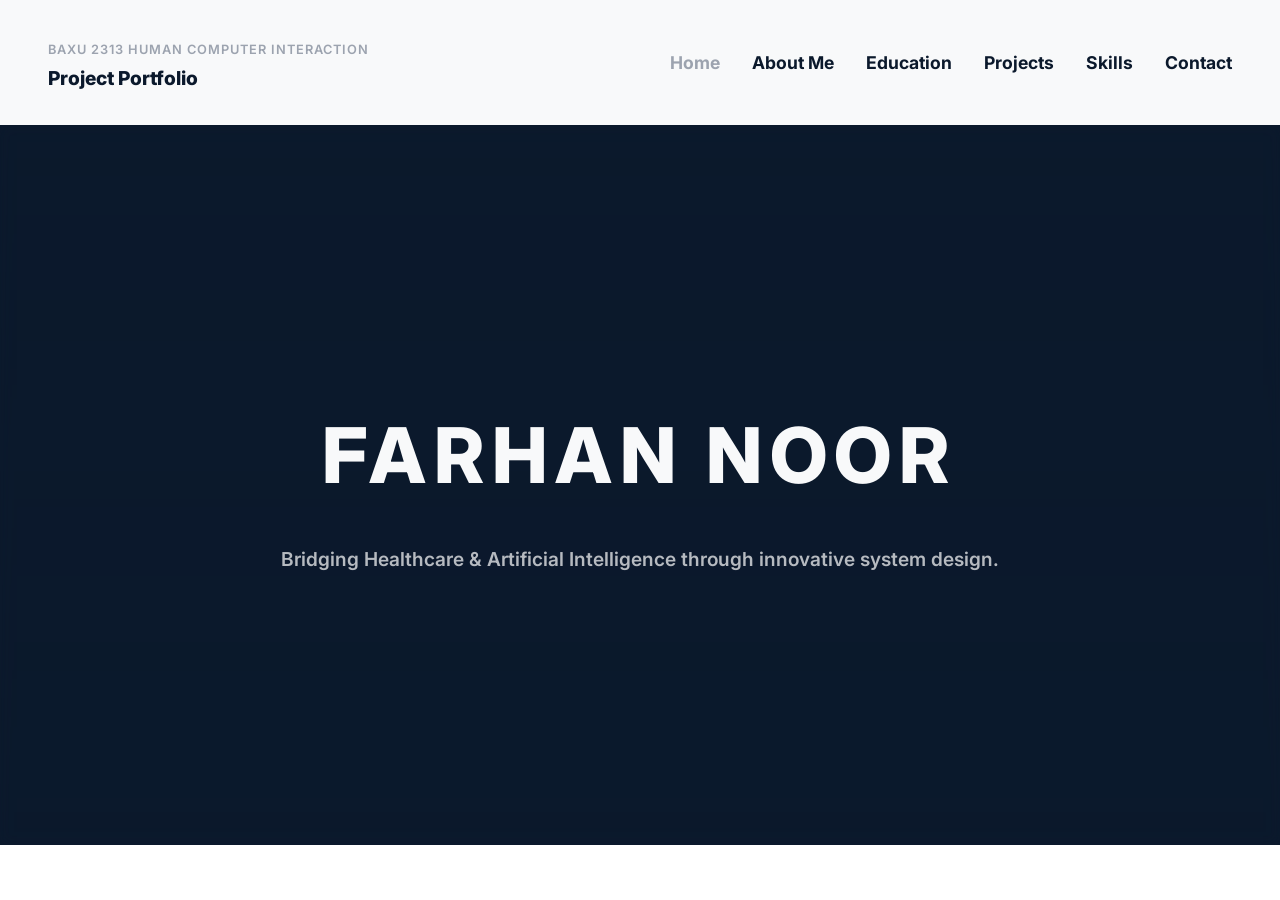
<file: index.html>
<!DOCTYPE html>
<html lang="en">

<head>
    <meta charset="UTF-8">
    <meta name="viewport" content="width=device-width, initial-scale=1.0">
    <title>Farhan | Portfolio</title>
    <!-- Minimalist Sans Serif Font -->
    <link rel="preconnect" href="https://fonts.googleapis.com">
    <link rel="preconnect" href="https://fonts.gstatic.com" crossorigin>
    <link href="https://fonts.googleapis.com/css2?family=Inter:wght@400;600;700;800&display=swap" rel="stylesheet">
    <link rel="stylesheet" href="https://cdnjs.cloudflare.com/ajax/libs/font-awesome/6.4.0/css/all.min.css">
    <link rel="stylesheet" href="style.css">
</head>

<body>

    <!-- Navigation -->
    <nav class="navbar bg-light text-navy">
        <div class="nav-container">
            <div class="logo">
                <span class="subject-code">BAXU 2313 Human Computer Interaction</span><br>
                Project Portfolio
            </div>
            <div class="hamburger"><i class="fas fa-bars"></i></div>
            <ul class="nav-links">
                <li><a href="index.html" class="active">Home</a></li>
                <li><a href="about.html">About Me</a></li>
                <li><a href="education.html">Education</a></li>
                <li><a href="projects.html">Projects</a></li>
                <li><a href="skills.html">Skills</a></li>
                <li><a href="contact.html">Contact</a></li>
            </ul>
        </div>
    </nav>

    <section id="home" class="section bg-navy text-light"
        style="min-height: 80vh; display: flex; align-items: center; justify-content: center;">
        <div class="header-content text-center">
            <h1 class="main-title">FARHAN NOOR</h1>
            <p class="subtitle" style="color: rgba(255,255,255,0.7);">Bridging Healthcare & Artificial Intelligence
                through innovative system design.</p>
        </div>
    </section>
    <script src="script.js"></script>
</body>

</html>
</file>
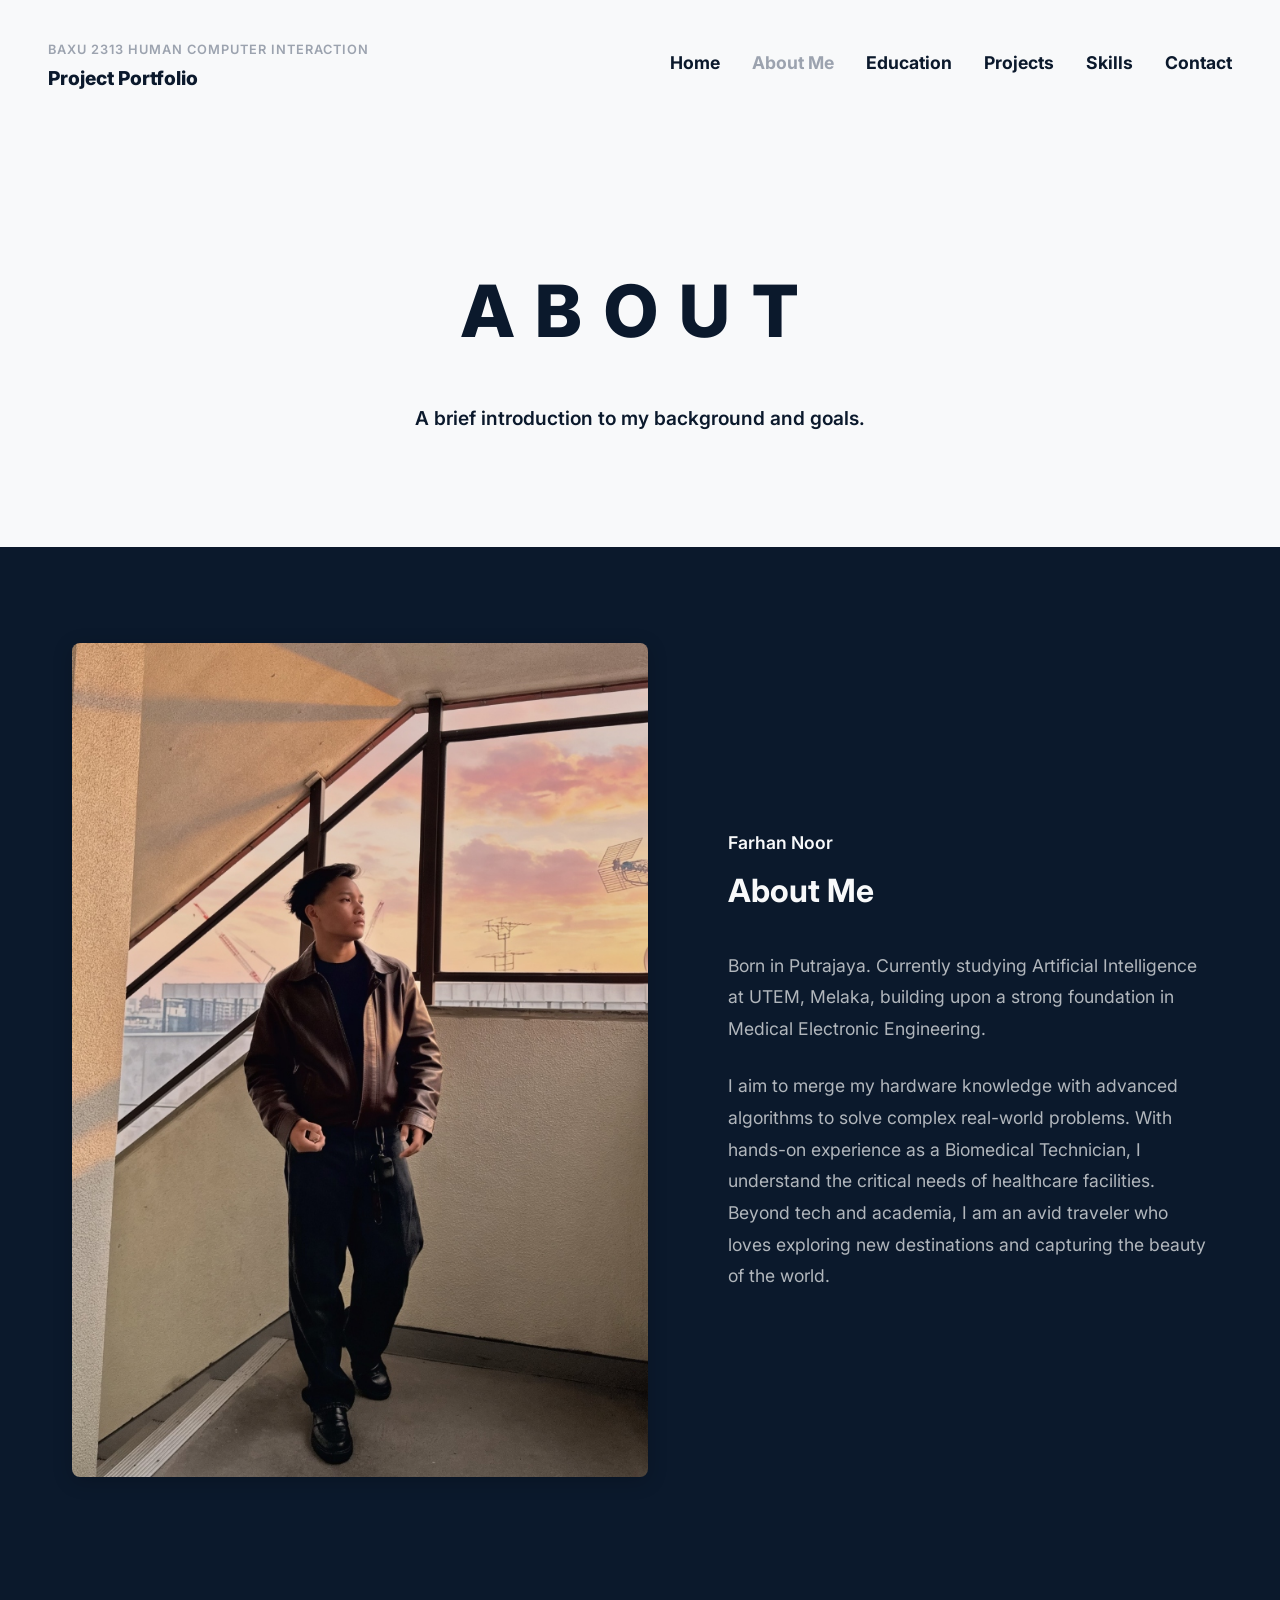
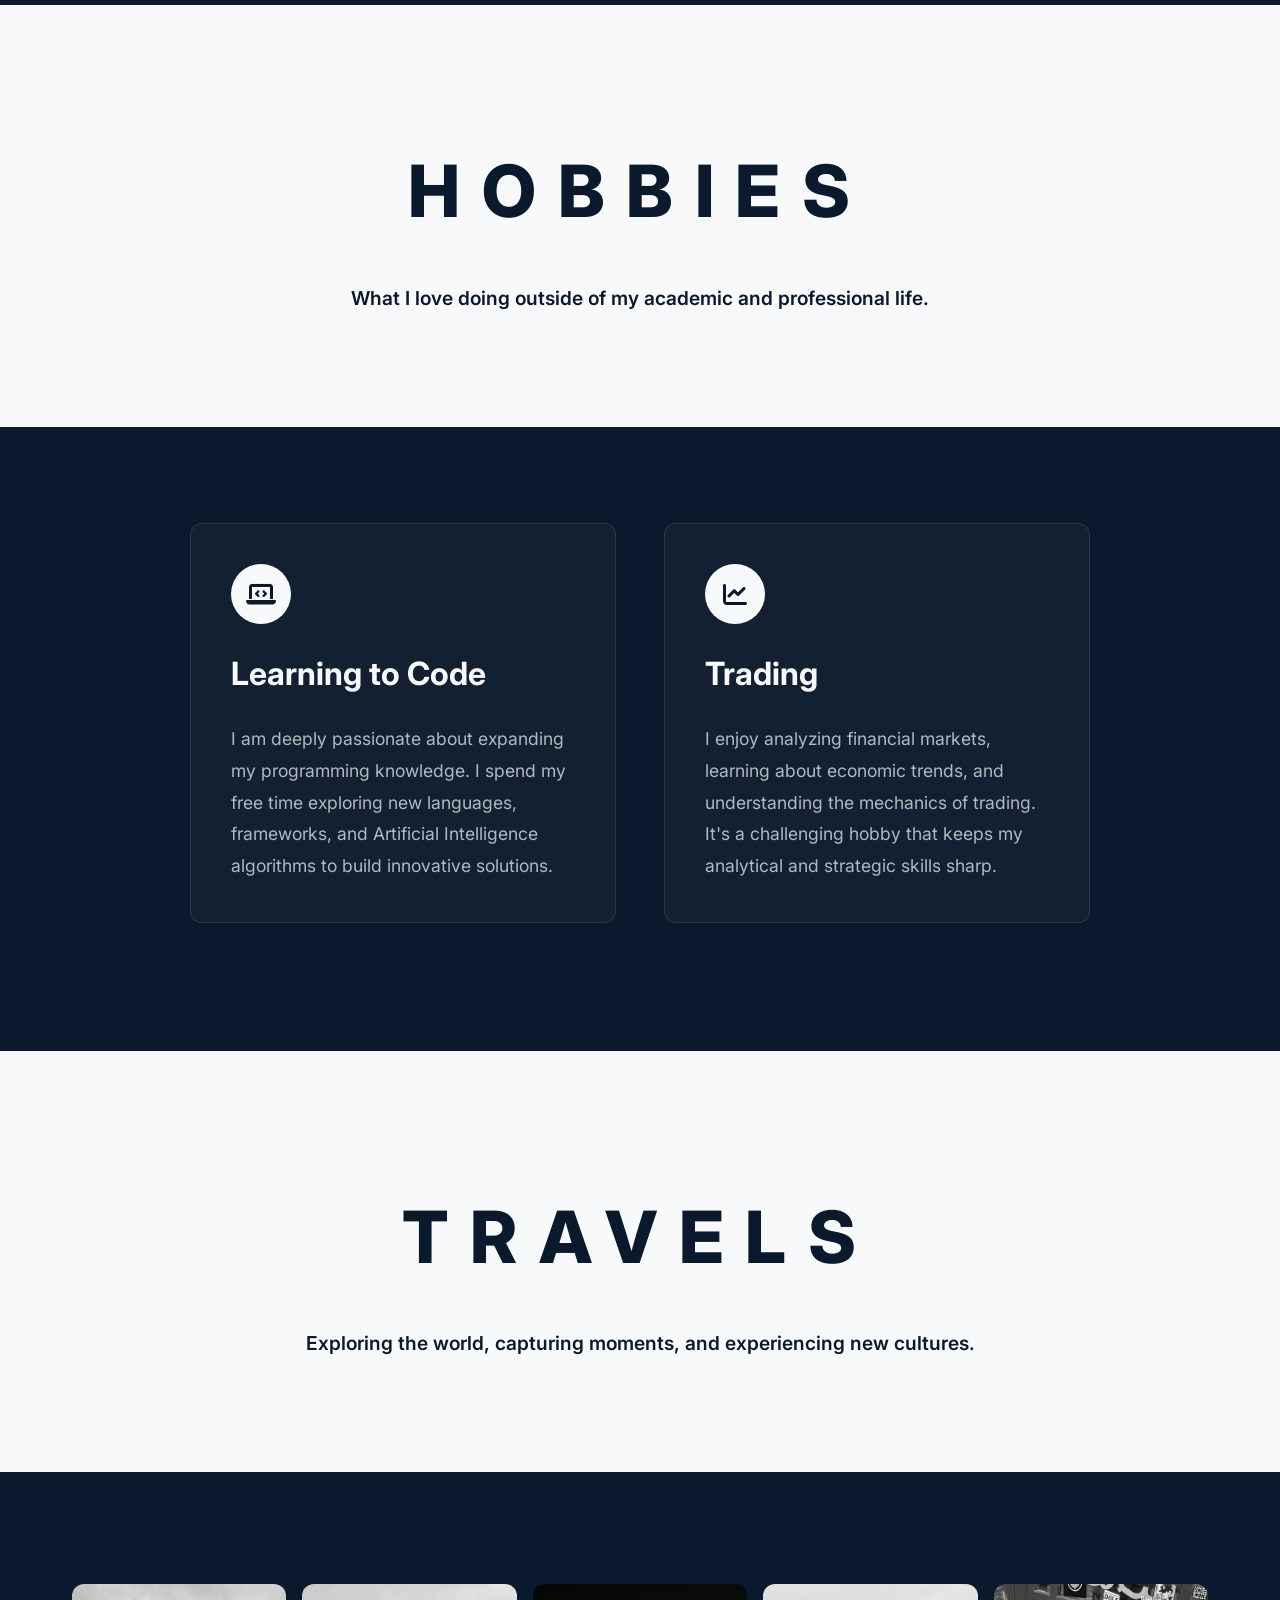
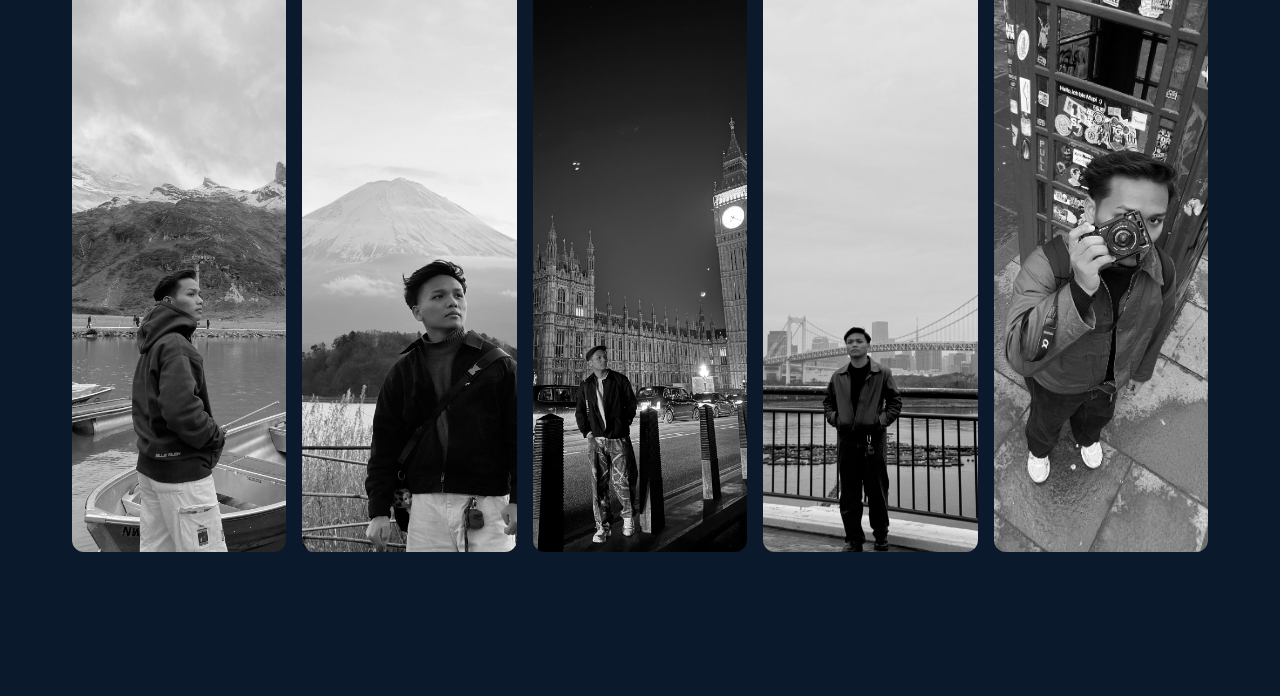
<file: about.html>
<!DOCTYPE html>
<html lang="en">

<head>
    <meta charset="UTF-8">
    <meta name="viewport" content="width=device-width, initial-scale=1.0">
    <title>Farhan | About</title>
    <link rel="preconnect" href="https://fonts.googleapis.com">
    <link rel="preconnect" href="https://fonts.gstatic.com" crossorigin>
    <link href="https://fonts.googleapis.com/css2?family=Inter:wght@400;600;700;800&display=swap" rel="stylesheet">
    <link rel="stylesheet" href="https://cdnjs.cloudflare.com/ajax/libs/font-awesome/6.4.0/css/all.min.css">
    <link rel="stylesheet" href="style.css">
</head>

<body>
    <nav class="navbar bg-light text-navy">
        <div class="nav-container">
            <div class="logo">
                <span class="subject-code">BAXU 2313 Human Computer Interaction</span><br>
                Project Portfolio
            </div>
            <div class="hamburger"><i class="fas fa-bars"></i></div>
            <ul class="nav-links">
                <li><a href="index.html">Home</a></li>
                <li><a href="about.html" class="active">About Me</a></li>
                <li><a href="education.html">Education</a></li>
                <li><a href="projects.html">Projects</a></li>
                <li><a href="skills.html">Skills</a></li>
                <li><a href="contact.html">Contact</a></li>
            </ul>
        </div>
    </nav>

    <!-- About Section (Light header, Navy content style) -->
    <section class="section bg-light text-navy pb-0">
        <div class="header-content text-center">
            <h1 class="spaced-title">About</h1>
            <p class="subtitle">A brief introduction to my background and goals.</p>
        </div>
    </section>

    <section id="about" class="section bg-navy text-light pt-large">
        <div class="content-wrapper">
            <div class="split-layout">
                <div class="split-image">
                    <img src="profile.jpg" alt="Farhan">
                </div>
                <div class="split-text">
                    <h3 class="entry-date">Farhan Noor</h3>
                    <h2 class="entry-title">About Me</h2>
                    <br>
                    <p class="entry-desc">Born in Putrajaya. Currently studying Artificial Intelligence at UTEM, Melaka,
                        building upon a strong foundation in Medical Electronic Engineering.</p>
                    <br>
                    <p class="entry-desc">I aim to merge my hardware knowledge with advanced algorithms to solve complex
                        real-world problems. With hands-on experience as a Biomedical Technician, I understand the
                        critical needs of healthcare facilities. Beyond tech and academia, I am an avid traveler who
                        loves exploring new destinations and capturing the beauty of the world.</p>
                </div>
            </div>
        </div>
    </section>

    <!-- Hobbies Header (Light) -->
    <section id="hobbies" class="section bg-light text-navy pb-0">
        <div class="header-content text-center">
            <h1 class="spaced-title">Hobbies</h1>
            <p class="subtitle">What I love doing outside of my academic and professional life.</p>
        </div>
    </section>

    <!-- Hobbies Content (Navy) -->
    <section class="section bg-navy text-light pt-large">
        <div class="content-wrapper">
            <div class="hobbies-grid">
                <div class="skill-card">
                    <div class="skill-icon-wrapper"><i class="fas fa-laptop-code"></i></div>
                    <h2 class="entry-title">Learning to Code</h2>
                    <p class="entry-desc" style="margin-top: 1.5rem;">I am deeply passionate about expanding my
                        programming knowledge. I spend my free time exploring new languages, frameworks, and Artificial
                        Intelligence algorithms to build innovative solutions.</p>
                </div>
                <div class="skill-card">
                    <div class="skill-icon-wrapper"><i class="fas fa-chart-line"></i></div>
                    <h2 class="entry-title">Trading</h2>
                    <p class="entry-desc" style="margin-top: 1.5rem;">I enjoy analyzing financial markets, learning
                        about economic trends, and understanding the mechanics of trading. It's a challenging hobby that
                        keeps my analytical and strategic skills sharp.</p>
                </div>
            </div>
        </div>
    </section>

    <!-- Travelling Header (Light) -->
    <section id="travelling" class="section bg-light text-navy pb-0">
        <div class="header-content text-center">
            <h1 class="spaced-title">Travels</h1>
            <p class="subtitle">Exploring the world, capturing moments, and experiencing new cultures.</p>
        </div>
    </section>

    <!-- Travelling Gallery (Navy) -->
    <section class="section bg-navy text-light pt-large">
        <div class="content-wrapper">
            <div class="travel-gallery">
                <img src="Untitled design.jpg" alt="Travel Photo 1">
                <img src="Untitled design-2.jpg" alt="Travel Photo 2">
                <img src="Untitled design-3.jpg" alt="Travel Photo 3">
                <img src="Untitled design-4.jpg" alt="Travel Photo 4">
                <img src="Untitled design-5.jpg" alt="Travel Photo 5">
            </div>
        </div>
    </section>
    <script src="script.js"></script>
</body>

</html>
</file>
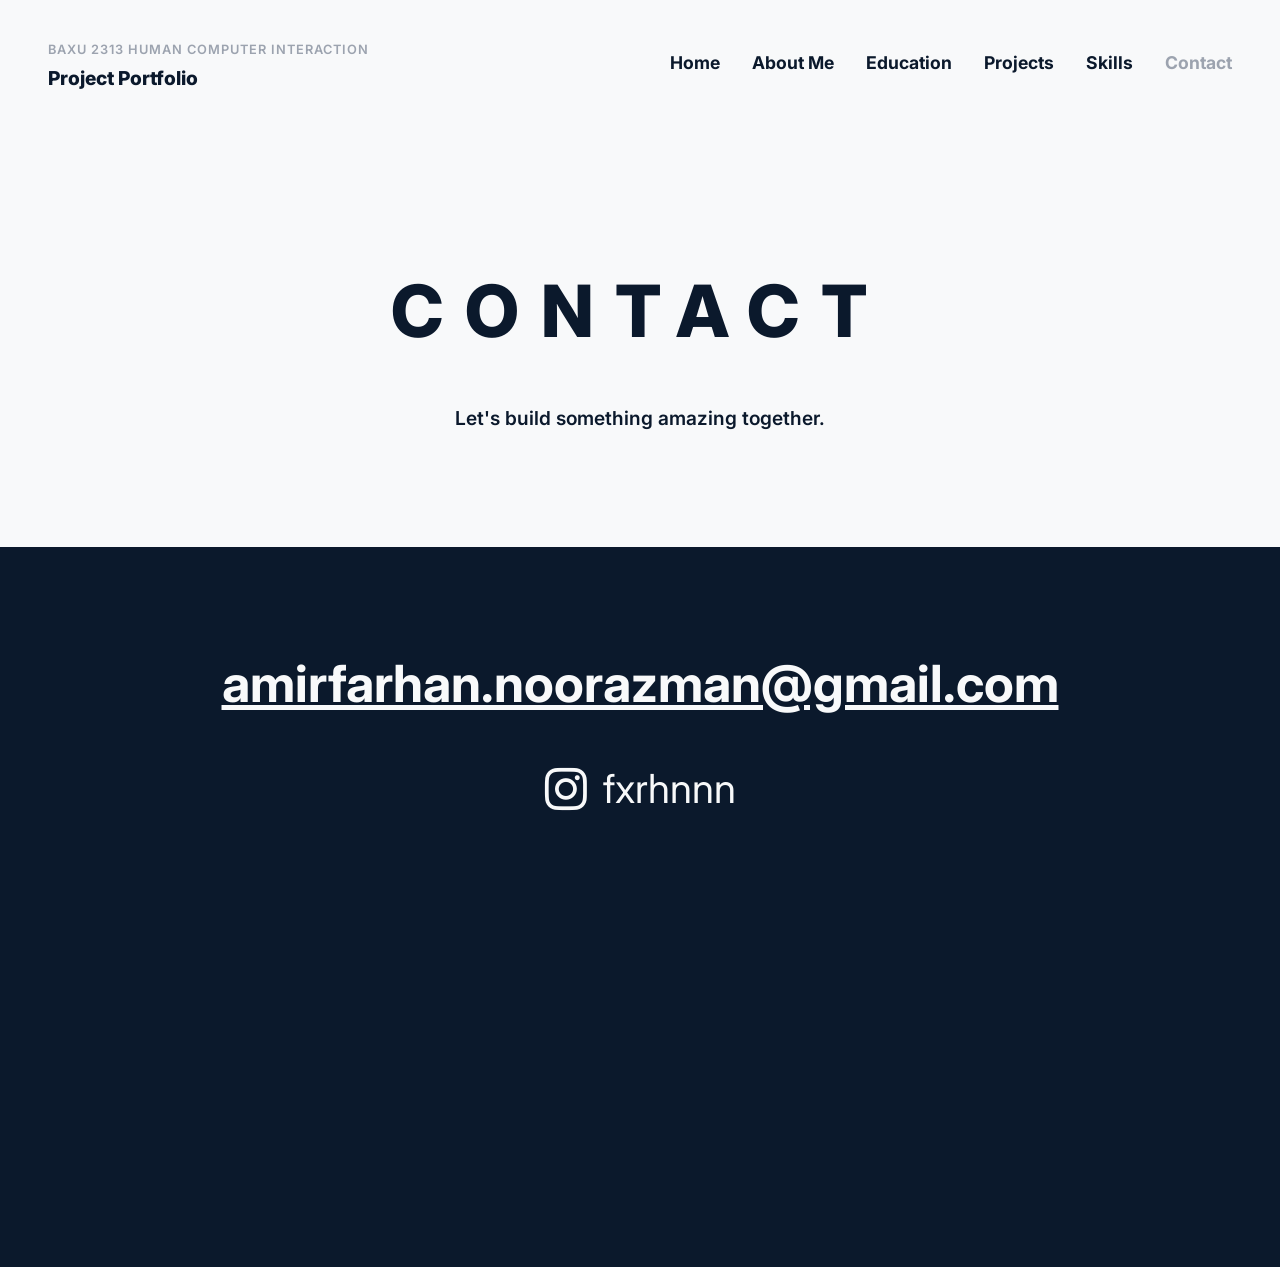
<file: contact.html>
<!DOCTYPE html>
<html lang="en">
<head>
    <meta charset="UTF-8">
    <meta name="viewport" content="width=device-width, initial-scale=1.0">
    <title>Farhan | Contact</title>
    <link rel="preconnect" href="https://fonts.googleapis.com">
    <link rel="preconnect" href="https://fonts.gstatic.com" crossorigin>
    <link href="https://fonts.googleapis.com/css2?family=Inter:wght@400;600;700;800&display=swap" rel="stylesheet">
    <link rel="stylesheet" href="https://cdnjs.cloudflare.com/ajax/libs/font-awesome/6.4.0/css/all.min.css">
    <link rel="stylesheet" href="style.css">
</head>
<body>
    <nav class="navbar bg-light text-navy">
        <div class="nav-container">
            <div class="logo">
                <span class="subject-code">BAXU 2313 Human Computer Interaction</span><br>
                Project Portfolio
            </div>
            <div class="hamburger"><i class="fas fa-bars"></i></div>
            <ul class="nav-links">
                <li><a href="index.html">Home</a></li>
                <li><a href="about.html">About Me</a></li>
                <li><a href="education.html">Education</a></li>
                <li><a href="projects.html">Projects</a></li>
                <li><a href="skills.html">Skills</a></li>
                <li><a href="contact.html" class="active">Contact</a></li>
            </ul>
        </div>
    </nav>

    <!-- Contact Header (Light) -->
    <section id="contact" class="section bg-light text-navy pb-0">
        <div class="header-content text-center">
            <h1 class="spaced-title">Contact</h1>
            <p class="subtitle">Let's build something amazing together.</p>
        </div>
    </section>

    <!-- Contact Content (Navy) -->
    <section class="section bg-navy text-light pt-large" style="min-height: 80vh;">
        <div class="content-wrapper text-center">
            <a href="mailto:amirfarhan.noorazman@gmail.com" class="entry-title huge-email">amirfarhan.noorazman@gmail.com</a>
            
            <a href="https://instagram.com/fxrhnnn" target="_blank" rel="noopener noreferrer" class="social-link">
                <i class="fab fa-instagram"></i> fxrhnnn
            </a>
        </div>
    </section>
    <script src="script.js"></script>
</body>
</html>
</file>
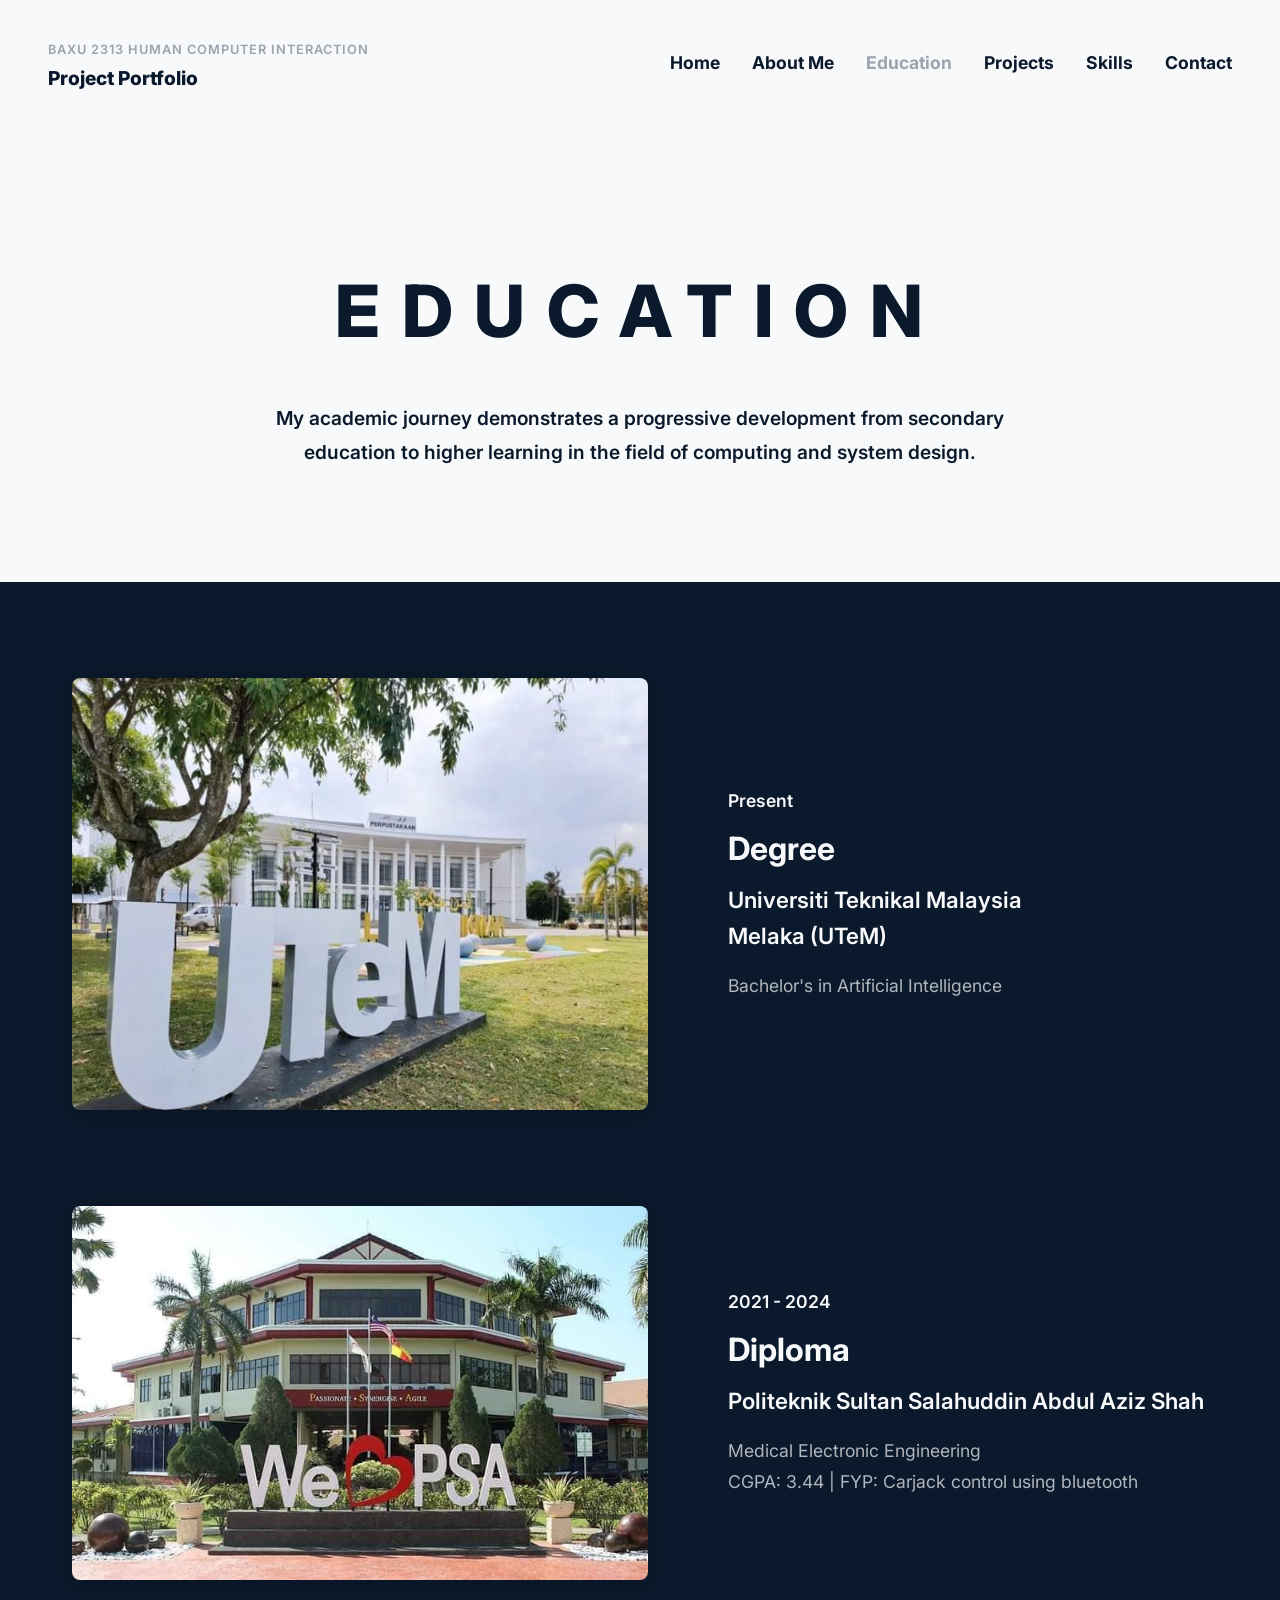
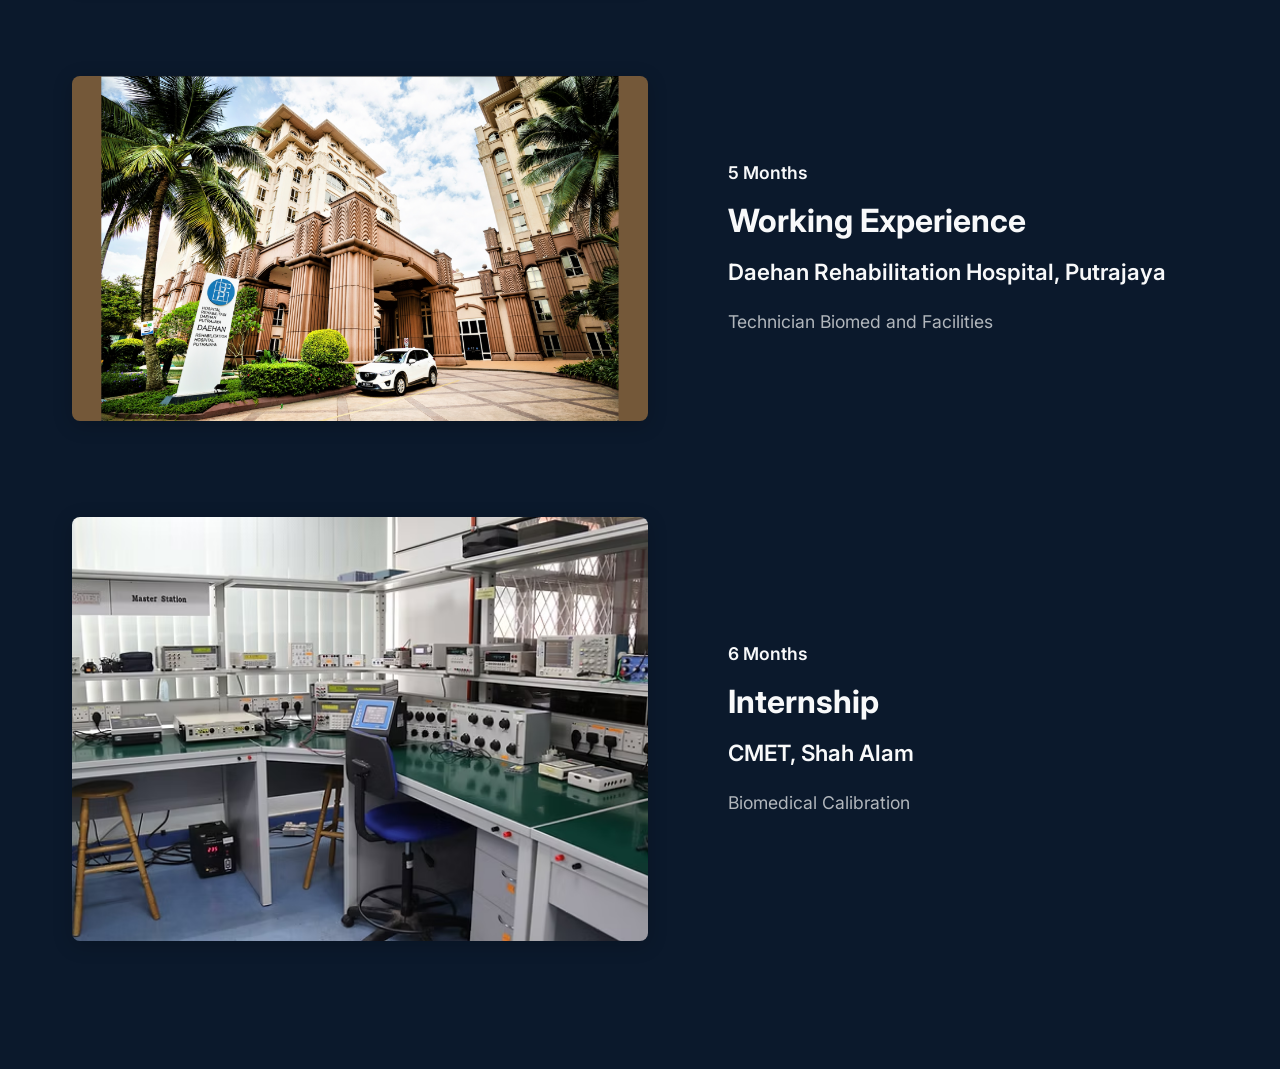
<file: education.html>
<!DOCTYPE html>
<html lang="en">
<head>
    <meta charset="UTF-8">
    <meta name="viewport" content="width=device-width, initial-scale=1.0">
    <title>Farhan | Education</title>
    <link rel="preconnect" href="https://fonts.googleapis.com">
    <link rel="preconnect" href="https://fonts.gstatic.com" crossorigin>
    <link href="https://fonts.googleapis.com/css2?family=Inter:wght@400;600;700;800&display=swap" rel="stylesheet">
    <link rel="stylesheet" href="https://cdnjs.cloudflare.com/ajax/libs/font-awesome/6.4.0/css/all.min.css">
    <link rel="stylesheet" href="style.css">
</head>
<body>
    <nav class="navbar bg-light text-navy">
        <div class="nav-container">
            <div class="logo">
                <span class="subject-code">BAXU 2313 Human Computer Interaction</span><br>
                Project Portfolio
            </div>
            <div class="hamburger"><i class="fas fa-bars"></i></div>
            <ul class="nav-links">
                <li><a href="index.html">Home</a></li>
                <li><a href="about.html">About Me</a></li>
                <li><a href="education.html" class="active">Education</a></li>
                <li><a href="projects.html">Projects</a></li>
                <li><a href="skills.html">Skills</a></li>
                <li><a href="contact.html">Contact</a></li>
            </ul>
        </div>
    </nav>

    <!-- Education Header (Light) -->
    <section id="education" class="section bg-light text-navy pb-0">
        <div class="header-content text-center">
            <h1 class="spaced-title">Education</h1>
            <p class="subtitle">My academic journey demonstrates a progressive development from secondary education to higher learning in the field of computing and system design.</p>
        </div>
    </section>

    <!-- Education Content (Navy) -->
    <section class="section bg-navy text-light pt-large">
        <div class="content-wrapper">

            <!-- Item 1 -->
            <div class="split-layout item-row">
                <div class="split-image">
                    <img src="utem.jpg" alt="UTeM">
                </div>
                <div class="split-text">
                    <h3 class="entry-date">Present</h3>
                    <h2 class="entry-title">Degree</h2>
                    <p class="entry-location">Universiti Teknikal Malaysia<br>Melaka (UTeM)</p>
                    <p class="entry-desc">Bachelor's in Artificial Intelligence</p>
                </div>
            </div>

            <!-- Item 2 -->
            <div class="split-layout item-row">
                <div class="split-image">
                    <img src="psa.jpg" alt="Politeknik">
                </div>
                <div class="split-text">
                    <h3 class="entry-date">2021 - 2024</h3>
                    <h2 class="entry-title">Diploma</h2>
                    <p class="entry-location">Politeknik Sultan Salahuddin Abdul Aziz Shah</p>
                    <p class="entry-desc">Medical Electronic Engineering<br>CGPA: 3.44 | FYP: Carjack control using bluetooth</p>
                </div>
            </div>

            <!-- Item 3 -->
            <div class="split-layout item-row">
                <div class="split-image">
                    <img src="daehan.png" alt="Hospital">
                </div>
                <div class="split-text">
                    <h3 class="entry-date">5 Months</h3>
                    <h2 class="entry-title">Working Experience</h2>
                    <p class="entry-location">Daehan Rehabilitation Hospital, Putrajaya</p>
                    <p class="entry-desc">Technician Biomed and Facilities</p>
                </div>
            </div>

            <!-- Item 4 -->
            <div class="split-layout item-row">
                <div class="split-image">
                    <img src="cmet.jpg" alt="Lab">
                </div>
                <div class="split-text">
                    <h3 class="entry-date">6 Months</h3>
                    <h2 class="entry-title">Internship</h2>
                    <p class="entry-location">CMET, Shah Alam</p>
                    <p class="entry-desc">Biomedical Calibration</p>
                </div>
            </div>

        </div>
    </section>
    <script src="script.js"></script>
</body>
</html>
</file>
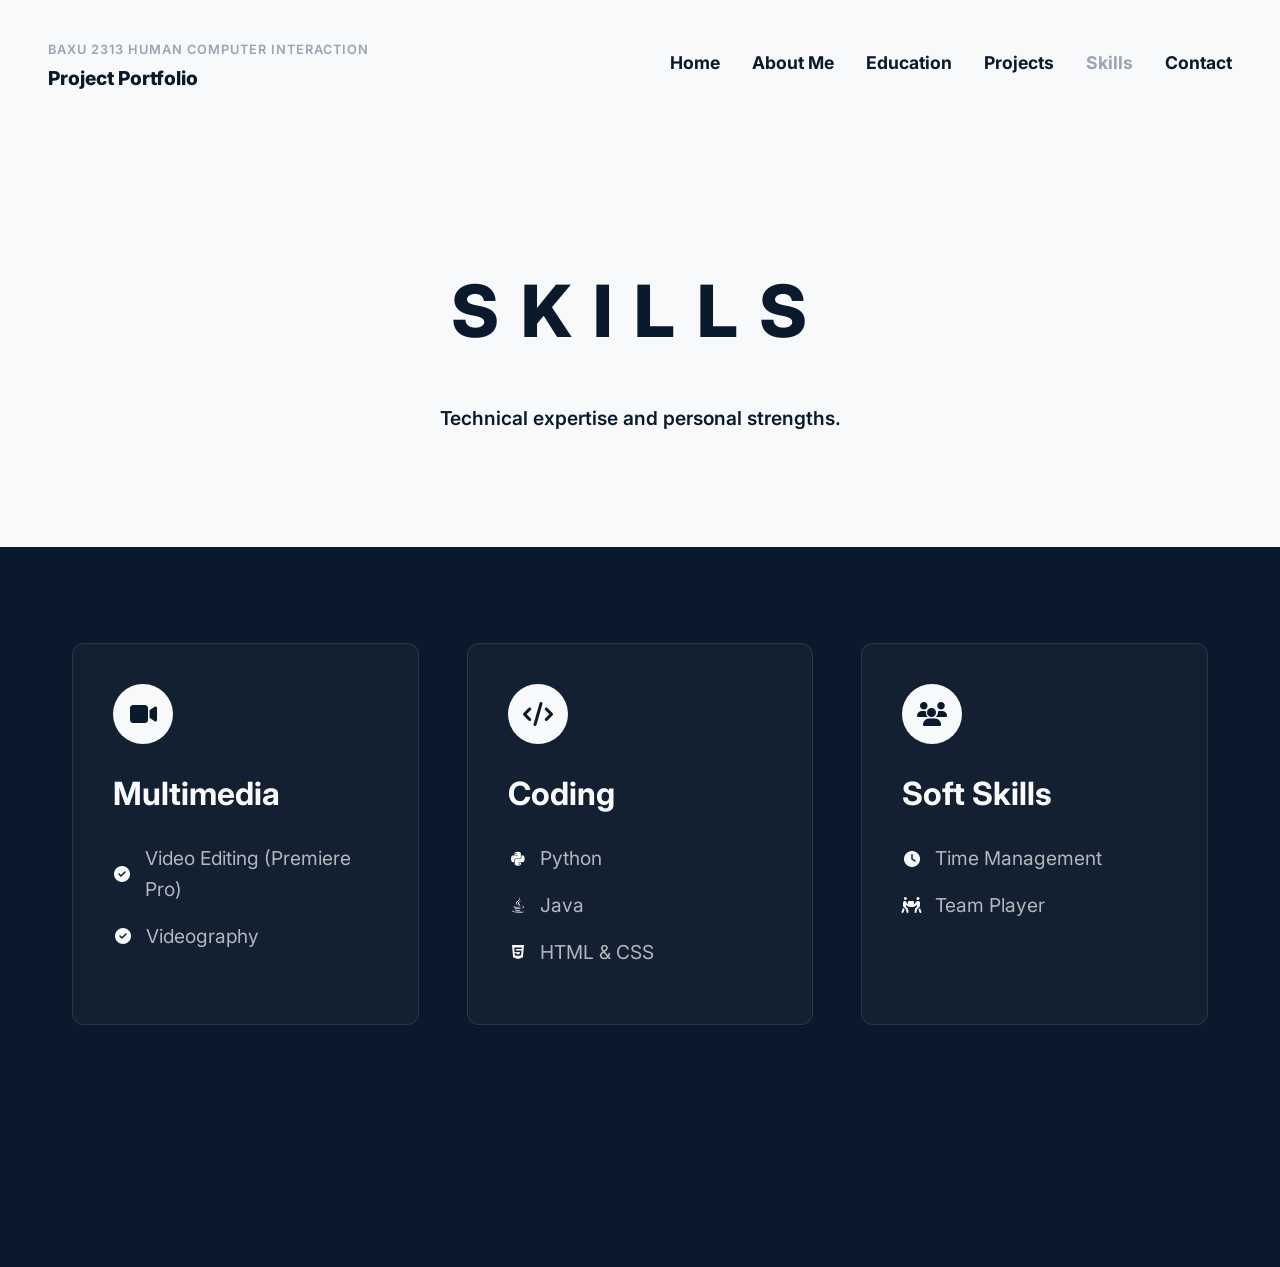
<file: skills.html>
<!DOCTYPE html>
<html lang="en">
<head>
    <meta charset="UTF-8">
    <meta name="viewport" content="width=device-width, initial-scale=1.0">
    <title>Farhan | Skills</title>
    <link rel="preconnect" href="https://fonts.googleapis.com">
    <link rel="preconnect" href="https://fonts.gstatic.com" crossorigin>
    <link href="https://fonts.googleapis.com/css2?family=Inter:wght@400;600;700;800&display=swap" rel="stylesheet">
    <link rel="stylesheet" href="https://cdnjs.cloudflare.com/ajax/libs/font-awesome/6.4.0/css/all.min.css">
    <link rel="stylesheet" href="style.css">
</head>
<body>
    <nav class="navbar bg-light text-navy">
        <div class="nav-container">
            <div class="logo">
                <span class="subject-code">BAXU 2313 Human Computer Interaction</span><br>
                Project Portfolio
            </div>
            <div class="hamburger"><i class="fas fa-bars"></i></div>
            <ul class="nav-links">
                <li><a href="index.html">Home</a></li>
                <li><a href="about.html">About Me</a></li>
                <li><a href="education.html">Education</a></li>
                <li><a href="projects.html">Projects</a></li>
                <li><a href="skills.html" class="active">Skills</a></li>
                <li><a href="contact.html">Contact</a></li>
            </ul>
        </div>
    </nav>

    <!-- Skills Header (Light) -->
    <section id="skills" class="section bg-light text-navy pb-0">
        <div class="header-content text-center">
            <h1 class="spaced-title">Skills</h1>
            <p class="subtitle">Technical expertise and personal strengths.</p>
        </div>
    </section>

    <!-- Skills Content (Navy) -->
    <section class="section bg-navy text-light pt-large" style="min-height: 80vh;">
        <div class="content-wrapper">
            <div class="skills-grid">
                <div class="skill-card">
                    <div class="skill-icon-wrapper"><i class="fas fa-video"></i></div>
                    <h2 class="entry-title">Multimedia</h2>
                    <ul class="skill-list">
                        <li><i class="fas fa-check-circle"></i> Video Editing (Premiere Pro)</li>
                        <li><i class="fas fa-check-circle"></i> Videography</li>
                    </ul>
                </div>
                <div class="skill-card">
                    <div class="skill-icon-wrapper"><i class="fas fa-code"></i></div>
                    <h2 class="entry-title">Coding</h2>
                    <ul class="skill-list">
                        <li><i class="fab fa-python"></i> Python</li>
                        <li><i class="fab fa-java"></i> Java</li>
                        <li><i class="fab fa-html5"></i> HTML & CSS</li>
                    </ul>
                </div>
                <div class="skill-card">
                    <div class="skill-icon-wrapper"><i class="fas fa-users"></i></div>
                    <h2 class="entry-title">Soft Skills</h2>
                    <ul class="skill-list">
                        <li><i class="fas fa-clock"></i> Time Management</li>
                        <li><i class="fas fa-people-carry"></i> Team Player</li>
                    </ul>
                </div>
            </div>
        </div>
    </section>
    <script src="script.js"></script>
</body>
</html>
</file>
<file: style.css>
:root {
    --light: #F8F9FA;
    --navy: #0B192C; /* Deep navy blue, similar in tone to the screenshot's dark section but blue */
    --text-muted: rgba(248, 249, 250, 0.7);
    --nav-grey: #9CA3AF;
    
    --font-main: 'Inter', sans-serif;
}

* {
    margin: 0;
    padding: 0;
    box-sizing: border-box;
}

html {
    scroll-behavior: smooth;
}

body {
    font-family: var(--font-main);
    line-height: 1.6;
    -webkit-font-smoothing: antialiased;
}

/* Color Utilities */
.bg-light { background-color: var(--light); }
.bg-navy { background-color: var(--navy); }
.text-light { color: var(--light); }
.text-navy { color: var(--navy); }

/* Typography */
.text-center { text-align: center; }

.spaced-title {
    font-size: 4.5rem;
    font-weight: 800;
    letter-spacing: 0.3em;
    margin-bottom: 2rem;
    text-transform: uppercase;
}

.main-title {
    font-size: clamp(3rem, 6vw, 5.5rem);
    font-weight: 800;
    letter-spacing: 0.1em;
    margin-bottom: 1.5rem;
    text-transform: uppercase;
}

.subtitle {
    font-size: 1.2rem;
    font-weight: 600;
    max-width: 800px;
    margin: 0 auto;
    line-height: 1.8;
}

/* Hero Section Background */
#home {
    position: relative;
    overflow: hidden;
}

#home::before {
    content: "";
    position: absolute;
    top: -10px;
    left: -10px;
    right: -10px;
    bottom: -10px;
    background-image: linear-gradient(rgba(11, 25, 44, 0.75), rgba(11, 25, 44, 0.85)), url('https://images.unsplash.com/photo-1555066931-4365d14bab8c?auto=format&fit=crop&w=1920&q=80');
    background-size: cover;
    background-position: center;
    filter: blur(10px);
    z-index: 0;
}

#home .header-content {
    position: relative;
    z-index: 1;
}

/* Navigation */
.hamburger {
    display: none;
    font-size: 1.8rem;
    color: var(--navy);
    cursor: pointer;
}

.navbar {
    padding: 2rem 0;
    position: sticky;
    top: 0;
    z-index: 100;
}

.nav-container {
    max-width: 1400px;
    margin: 0 auto;
    display: flex;
    justify-content: space-between;
    align-items: center;
    padding: 0 3rem;
}

.logo {
    font-size: 1.2rem;
    font-weight: 800;
}

.subject-code {
    font-size: 0.8rem;
    font-weight: 600;
    color: var(--nav-grey);
    text-transform: uppercase;
    letter-spacing: 1px;
}

.nav-links {
    list-style: none;
    display: flex;
    gap: 2rem;
}

.nav-links a {
    text-decoration: none;
    color: var(--navy);
    font-weight: 700;
    font-size: 1.1rem;
    transition: color 0.3s ease;
}

.nav-links a.active {
    color: var(--nav-grey);
}

.nav-links a:hover {
    color: var(--nav-grey);
}

/* Layout Utilities */
.section {
    padding: 4rem 0;
}

.pb-0 { padding-bottom: 3rem !important; }
.pt-large { padding-top: 6rem !important; padding-bottom: 8rem !important; }

.header-content {
    padding: 4rem 2rem;
}

.content-wrapper {
    max-width: 1200px;
    margin: 0 auto;
    padding: 0 2rem;
}

/* Split Layout (Image + Text) */
.split-layout {
    display: grid;
    grid-template-columns: 1.2fr 1fr;
    gap: 5rem;
    align-items: center;
}

.item-row {
    margin-bottom: 6rem;
}

.item-row:last-child {
    margin-bottom: 0;
}

.split-image img {
    width: 100%;
    height: auto;
    object-fit: contain;
    border-radius: 8px;
    box-shadow: 0 4px 20px rgba(0, 0, 0, 0.2);
    display: block;
}

.project-gallery {
    display: grid;
    grid-template-columns: repeat(auto-fit, minmax(200px, 1fr));
    gap: 1.5rem;
    align-items: center;
}

/* Entry Details */
.entry-date {
    font-size: 1.1rem;
    font-weight: 600;
    margin-bottom: 0.5rem;
}

.entry-title {
    font-size: 2rem;
    font-weight: 700;
    margin-bottom: 0.5rem;
}

.entry-location {
    font-size: 1.4rem;
    font-weight: 600;
    margin-bottom: 1rem;
}

.entry-desc {
    font-size: 1.1rem;
    color: var(--text-muted);
    line-height: 1.8;
}

/* Skills & Hobbies */
.skills-grid {
    display: grid;
    grid-template-columns: repeat(3, 1fr);
    gap: 3rem;
}

.hobbies-grid {
    display: grid;
    grid-template-columns: repeat(2, 1fr);
    gap: 3rem;
    max-width: 900px;
    margin: 0 auto;
}

/* Skill Cards */
.skill-card {
    background: rgba(255, 255, 255, 0.03);
    border: 1px solid rgba(255, 255, 255, 0.1);
    border-radius: 12px;
    padding: 2.5rem;
    transition: transform 0.3s ease, background 0.3s ease, box-shadow 0.3s ease;
}

.skill-card:hover {
    transform: translateY(-8px);
    background: rgba(255, 255, 255, 0.06);
    box-shadow: 0 10px 30px rgba(0, 0, 0, 0.2);
}

.skill-icon-wrapper {
    width: 60px;
    height: 60px;
    background: var(--light);
    color: var(--navy);
    border-radius: 50%;
    display: flex;
    align-items: center;
    justify-content: center;
    font-size: 1.5rem;
    margin-bottom: 1.5rem;
    transition: transform 0.3s ease;
}

.skill-card:hover .skill-icon-wrapper {
    transform: scale(1.05);
}

.skill-list {
    list-style: none;
    margin-top: 1.5rem;
}

.skill-list li {
    font-size: 1.2rem;
    margin-bottom: 1rem;
    color: var(--text-muted);
    display: flex;
    align-items: center;
    transition: color 0.3s ease;
}

.skill-list li:hover {
    color: var(--light);
}

.skill-list li i {
    color: var(--light);
    margin-right: 0.8rem;
    width: 20px;
    text-align: center;
    font-size: 1rem;
}

/* Travel Gallery - Hover Accordion */
.travel-gallery {
    display: flex;
    width: 100%;
    height: 600px; /* Taller gallery for portrait photos */
    gap: 1rem;
    padding: 1rem 0;
}

.travel-gallery img {
    flex: 1;
    min-width: 0; /* Fixes flexbox overflow for images */
    height: 100%;
    object-fit: cover;
    border-radius: 12px;
    filter: grayscale(100%);
    transition: flex 0.6s cubic-bezier(0.25, 1, 0.5, 1), filter 0.6s ease;
    cursor: pointer;
}

/* Custom Object Positions to keep subject visible in strip */
.travel-gallery img:nth-child(1) { object-position: 25% 60%; } /* Swiss - Left */
.travel-gallery img:nth-child(2) { object-position: 70% 60%; } /* Fuji - Right */
.travel-gallery img:nth-child(3) { object-position: center 80%; } /* Big Ben - Bottom */
.travel-gallery img:nth-child(4) { object-position: center 70%; } /* Tokyo - Center Bottom */
.travel-gallery img:nth-child(5) { object-position: center 30%; } /* Phone box - Center Top */

.travel-gallery img:hover {
    flex: 2.5; /* Prevents the image from getting too wide, preserving its original portrait aspect ratio */
    filter: grayscale(0%);
}

/* Contact */
.huge-email {
    font-size: clamp(2rem, 4vw, 4rem);
    text-decoration: underline;
    color: var(--light);
    display: block;
    margin-bottom: 2rem;
}

.huge-email:hover {
    color: var(--nav-grey);
}

.social-link {
    font-size: 2.5rem;
    color: var(--light);
    text-decoration: none;
    display: inline-flex;
    align-items: center;
    gap: 1rem;
    transition: color 0.3s ease, transform 0.3s ease;
}

.social-link i {
    font-size: 3rem;
}

.social-link:hover {
    color: var(--nav-grey);
    transform: translateY(-5px);
}

/* Responsive */
@media (max-width: 900px) {
    .hamburger { display: block; }
    
    .nav-links { 
        display: none; 
        flex-direction: column;
        position: absolute;
        top: 100%;
        left: 0;
        width: 100%;
        background-color: var(--light);
        padding: 1rem 0;
        box-shadow: 0 10px 15px rgba(0,0,0,0.1);
    }
    
    .nav-links.active {
        display: flex;
    }
    
    .nav-container {
        flex-wrap: nowrap;
    }
    
    .logo {
        font-size: 0.9rem;
    }
    
    .subject-code {
        font-size: 0.6rem;
    }

    .split-layout { grid-template-columns: 1fr; gap: 2rem; text-align: center; }
    .skills-grid { grid-template-columns: 1fr; }
    .hobbies-grid { grid-template-columns: 1fr; }
    .spaced-title { 
        font-size: 2.2rem; 
        letter-spacing: 0.2em;
        margin-bottom: 1.5rem;
    }
    .main-title {
        font-size: 2.5rem;
        letter-spacing: 0.1em;
    }
    .item-row { margin-bottom: 4rem; }
    
    .travel-gallery {
        flex-direction: column;
        height: 800px;
    }
    .travel-gallery img:hover {
        flex: 3;
    }
}
</file>
